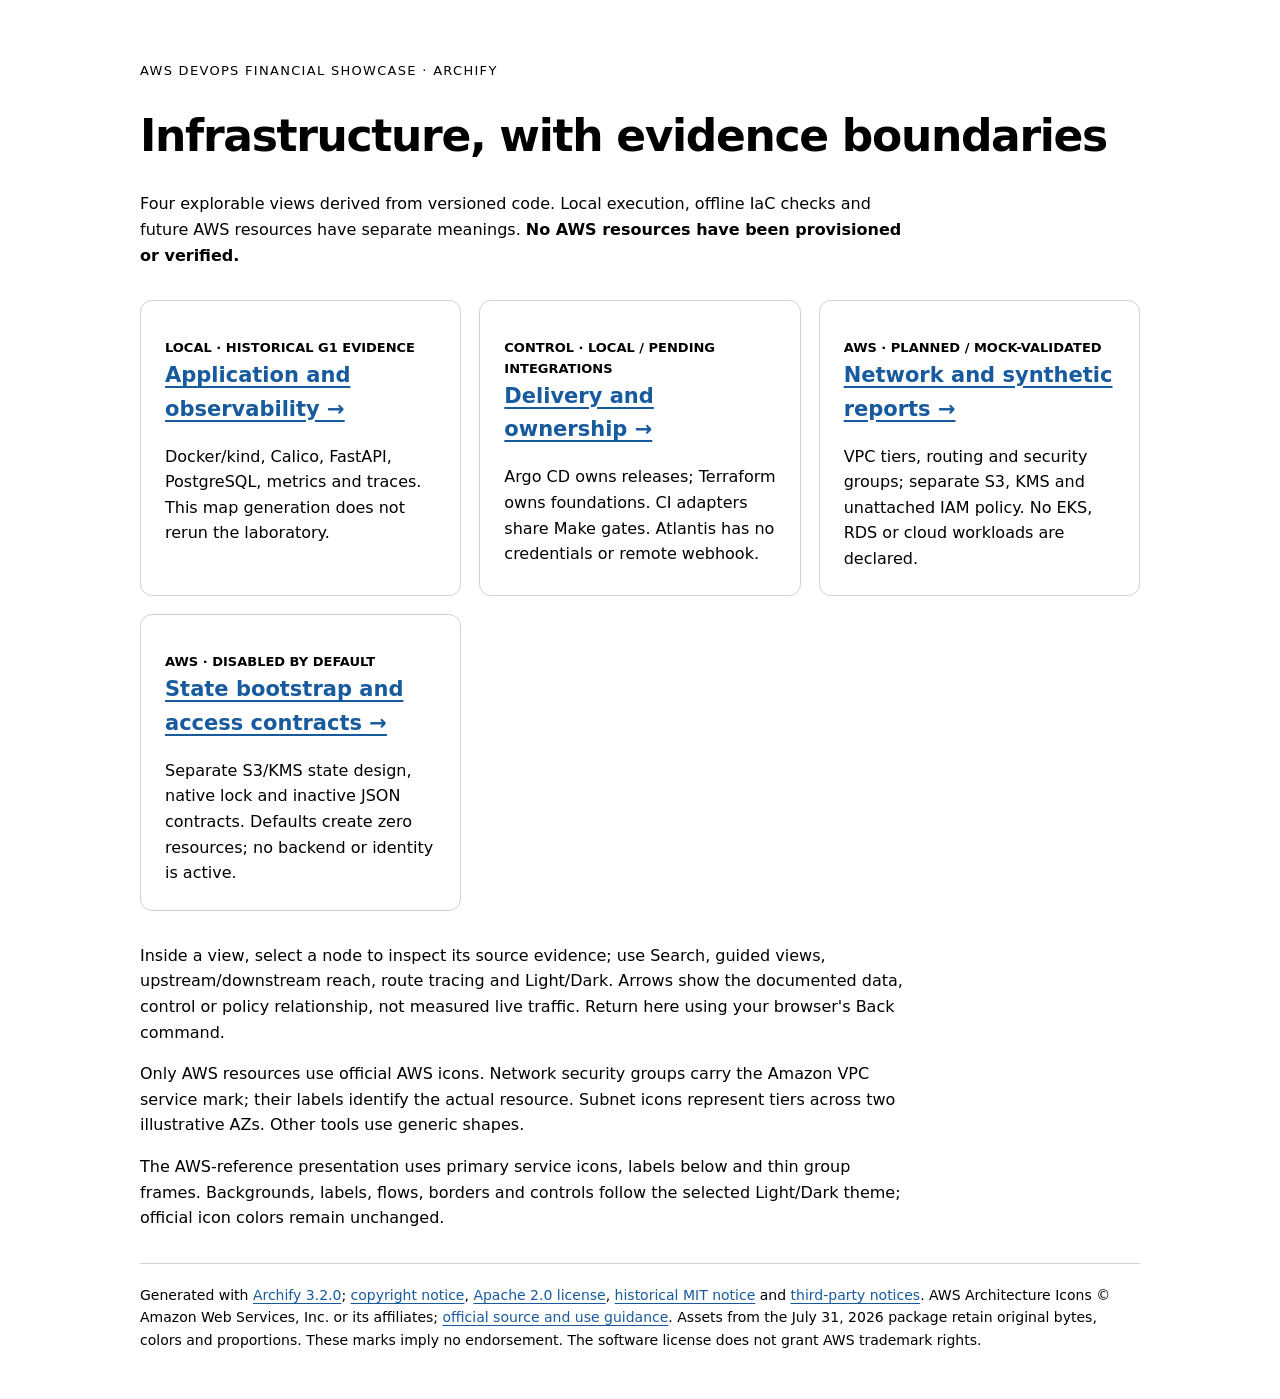
<file: docs/diagrams/public/index.html>
<!doctype html>
<html lang="en">
<meta charset="utf-8">
<meta name="viewport" content="width=device-width, initial-scale=1">
<title>Infrastructure atlas · Financial Showcase</title>
<style>
  :root { color-scheme: light dark; font: 16px/1.6 system-ui, sans-serif; }
  body { margin: 0 auto; padding: 48px 24px; max-width: 1000px; }
  h1 { font-size: clamp(28px, 5vw, 44px); line-height: 1.15; letter-spacing: -.03em; }
  h2 { margin-top: 0; font-size: 21px; }
  p { max-width: 76ch; }
  a { color: light-dark(#175a9e, #a4d1ff); text-underline-offset: .18em; }
  .eyebrow { font-size: 13px; letter-spacing: .1em; text-transform: uppercase; }
  .views { display: grid; grid-template-columns: repeat(auto-fit, minmax(280px, 1fr)); gap: 18px; margin: 32px 0; }
  article { border: 1px solid light-dark(#ccd3dc, #46505d); border-radius: 12px; padding: 24px; }
  article p { margin-bottom: 0; }
  .state { font-size: 13px; font-weight: 650; }
  footer { border-top: 1px solid light-dark(#ccd3dc, #46505d); margin-top: 32px; padding-top: 20px; font-size: 14px; }
</style>
<main>
  <p class="eyebrow">AWS DevOps Financial Showcase · Archify</p>
  <h1>Infrastructure, with evidence boundaries</h1>
  <p>Four explorable views derived from versioned code. Local execution, offline IaC
    checks and future AWS resources have separate meanings. <strong>No AWS resources
    have been provisioned or verified.</strong></p>
  <div class="views">
    <article>
      <p class="state">LOCAL · HISTORICAL G1 EVIDENCE</p>
      <h2><a href="local.html">Application and observability →</a></h2>
      <p>Docker/kind, Calico, FastAPI, PostgreSQL, metrics and traces.
        This map generation does not rerun the laboratory.</p>
    </article>
    <article>
      <p class="state">CONTROL · LOCAL / PENDING INTEGRATIONS</p>
      <h2><a href="delivery.html">Delivery and ownership →</a></h2>
      <p>Argo CD owns releases; Terraform owns foundations. CI adapters share
        Make gates. Atlantis has no credentials or remote webhook.</p>
    </article>
    <article>
      <p class="state">AWS · PLANNED / MOCK-VALIDATED</p>
      <h2><a href="aws.html">Network and synthetic reports →</a></h2>
      <p>VPC tiers, routing and security groups; separate S3, KMS and unattached
        IAM policy. No EKS, RDS or cloud workloads are declared.</p>
    </article>
    <article>
      <p class="state">AWS · DISABLED BY DEFAULT</p>
      <h2><a href="bootstrap.html">State bootstrap and access contracts →</a></h2>
      <p>Separate S3/KMS state design, native lock and inactive JSON contracts.
        Defaults create zero resources; no backend or identity is active.</p>
    </article>
  </div>
  <p>Inside a view, select a node to inspect its source evidence; use Search,
    guided views, upstream/downstream reach, route tracing and Light/Dark.
    Arrows show the documented data, control or policy relationship, not measured
    live traffic. Return here using your browser's Back command.</p>
  <p>Only AWS resources use official AWS icons. Network security groups carry the
    Amazon VPC service mark; their labels identify the actual resource. Subnet icons
    represent tiers across two illustrative AZs. Other tools use generic shapes.</p>
  <p>The AWS-reference presentation uses primary service icons, labels below and
    thin group frames. Backgrounds, labels, flows, borders and controls follow
    the selected Light/Dark theme; official icon colors remain unchanged.</p>
</main>
<footer>
  Generated with <a href="https://github.com/tt-a1i/archify">Archify 3.2.0</a>;
  <a href="licenses/ARCHIFY-NOTICE">copyright notice</a>,
  <a href="licenses/ARCHIFY-LICENSE">Apache 2.0 license</a>,
  <a href="licenses/ARCHIFY-LICENSE-MIT">historical MIT notice</a> and
  <a href="licenses/ARCHIFY-THIRD_PARTY_NOTICES.md">third-party notices</a>.
  AWS Architecture Icons © Amazon Web Services, Inc. or its affiliates;
  <a href="https://aws.amazon.com/architecture/icons/">official source and use guidance</a>.
  Assets from the July 31, 2026 package retain original bytes, colors and proportions.
  These marks imply no endorsement. The software license does not grant AWS trademark rights.
</footer>
</html>
</file>
